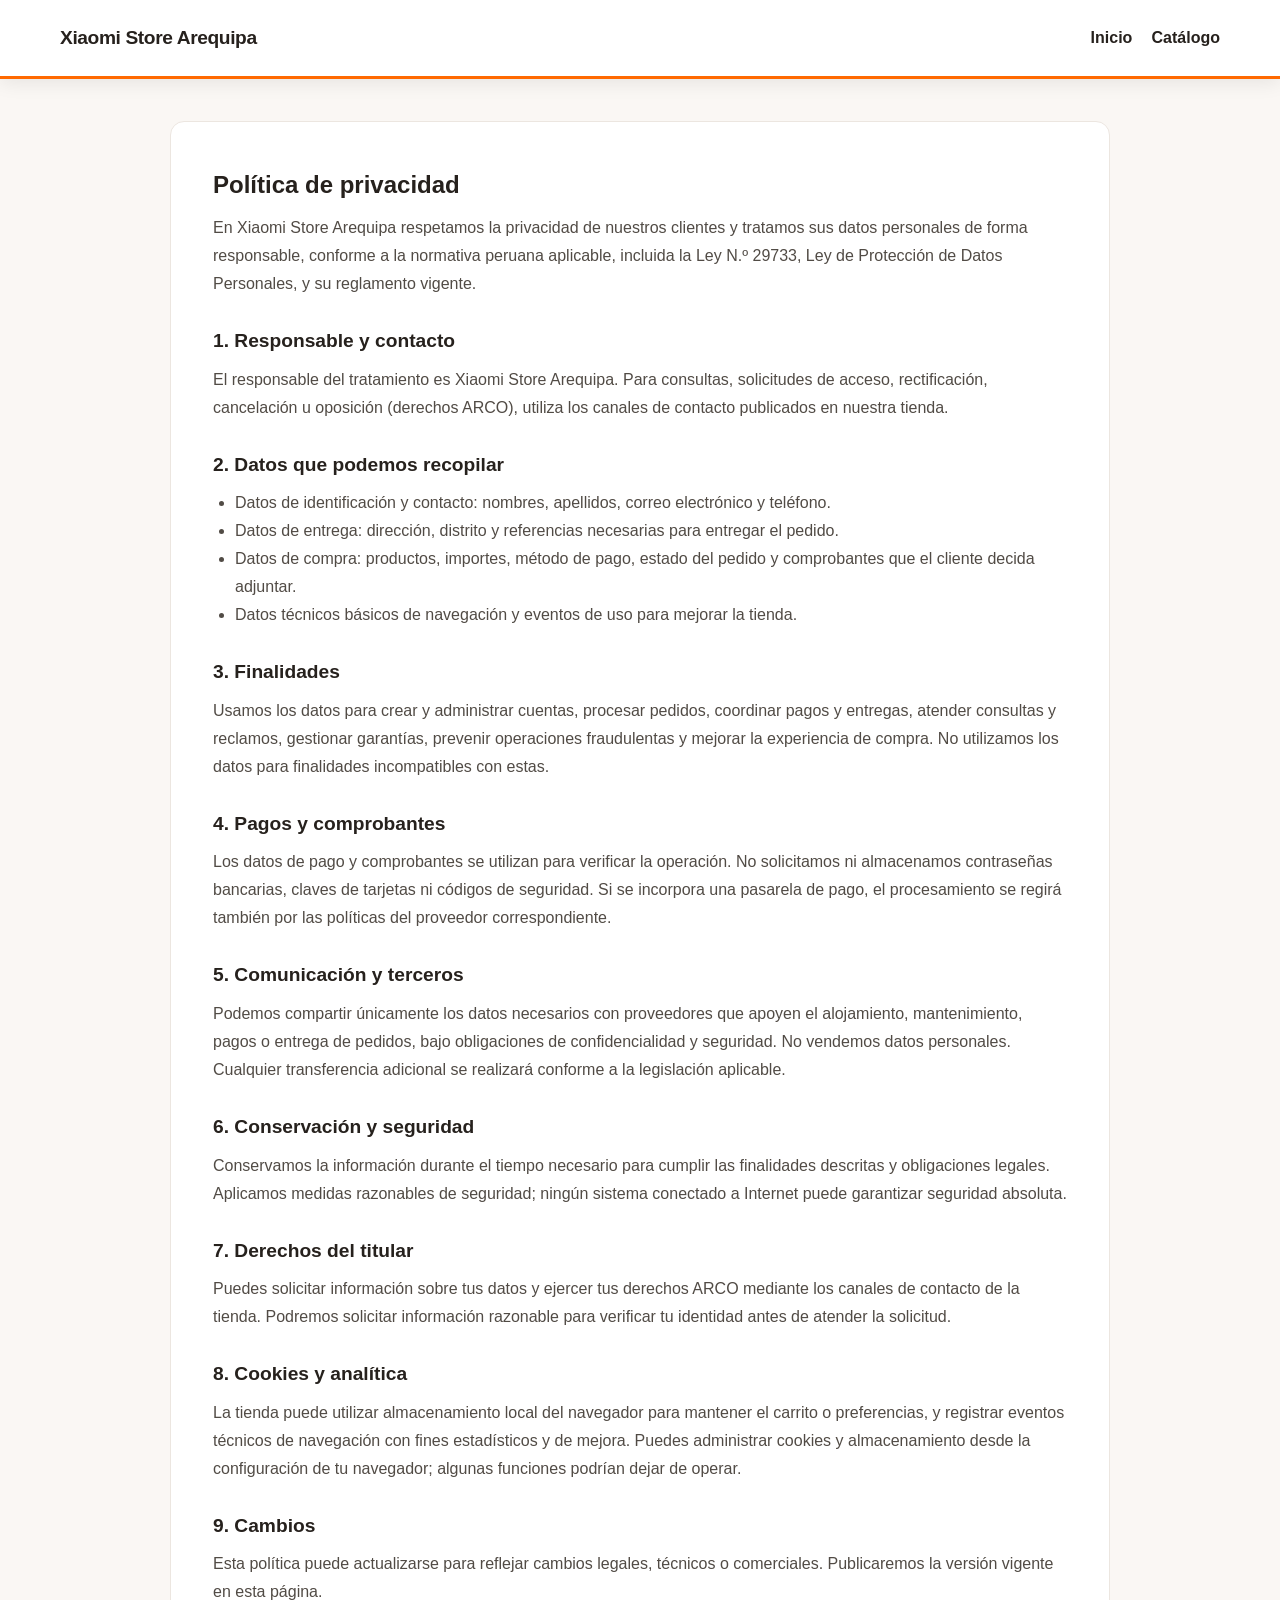
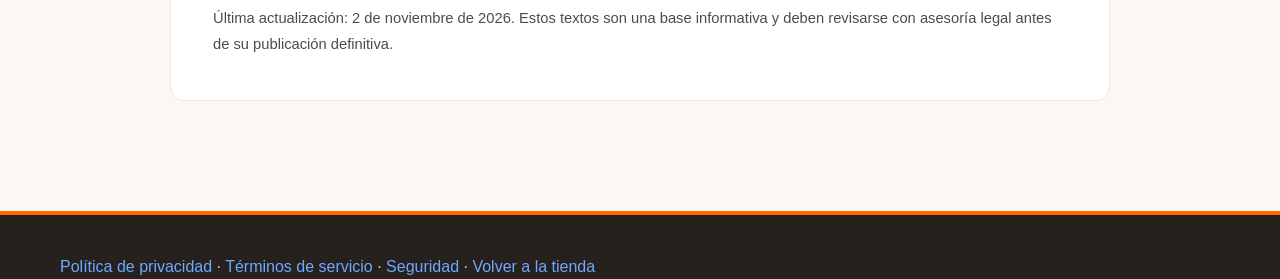
<file: politica-privacidad.html>
<!doctype html><html lang="es"><head><meta charset="utf-8"><meta name="viewport" content="width=device-width,initial-scale=1"><title>Política de privacidad | Xiaomi Store Arequipa</title><link rel="stylesheet" href="styles.css"><style>.legal-wrap{max-width:980px;margin:42px auto;padding:0 20px 50px}.legal-card{background:#fff;border:1px solid #ece6e0;border-radius:14px;padding:clamp(20px,4vw,42px);line-height:1.75}.legal-card h1{margin-bottom:8px}.legal-card h2{margin:26px 0 8px;font-size:1.2rem}.legal-card p,.legal-card li{color:#514b45}.legal-card ul{padding-left:22px;list-style:disc}.legal-note{font-size:.92rem;color:#777}</style></head><body><header><div class="contenedor barra"><a class="logo" href="index.html">Xiaomi Store Arequipa</a><nav><ul><li><a href="index.html">Inicio</a></li><li><a href="catalogo.php">Catálogo</a></li></ul></nav></div></header><main class="legal-wrap"><article class="legal-card"><h1>Política de privacidad</h1><p>En Xiaomi Store Arequipa respetamos la privacidad de nuestros clientes y tratamos sus datos personales de forma responsable, conforme a la normativa peruana aplicable, incluida la Ley N.º 29733, Ley de Protección de Datos Personales, y su reglamento vigente.</p><h2>1. Responsable y contacto</h2><p>El responsable del tratamiento es Xiaomi Store Arequipa. Para consultas, solicitudes de acceso, rectificación, cancelación u oposición (derechos ARCO), utiliza los canales de contacto publicados en nuestra tienda.</p><h2>2. Datos que podemos recopilar</h2><ul><li>Datos de identificación y contacto: nombres, apellidos, correo electrónico y teléfono.</li><li>Datos de entrega: dirección, distrito y referencias necesarias para entregar el pedido.</li><li>Datos de compra: productos, importes, método de pago, estado del pedido y comprobantes que el cliente decida adjuntar.</li><li>Datos técnicos básicos de navegación y eventos de uso para mejorar la tienda.</li></ul><h2>3. Finalidades</h2><p>Usamos los datos para crear y administrar cuentas, procesar pedidos, coordinar pagos y entregas, atender consultas y reclamos, gestionar garantías, prevenir operaciones fraudulentas y mejorar la experiencia de compra. No utilizamos los datos para finalidades incompatibles con estas.</p><h2>4. Pagos y comprobantes</h2><p>Los datos de pago y comprobantes se utilizan para verificar la operación. No solicitamos ni almacenamos contraseñas bancarias, claves de tarjetas ni códigos de seguridad. Si se incorpora una pasarela de pago, el procesamiento se regirá también por las políticas del proveedor correspondiente.</p><h2>5. Comunicación y terceros</h2><p>Podemos compartir únicamente los datos necesarios con proveedores que apoyen el alojamiento, mantenimiento, pagos o entrega de pedidos, bajo obligaciones de confidencialidad y seguridad. No vendemos datos personales. Cualquier transferencia adicional se realizará conforme a la legislación aplicable.</p><h2>6. Conservación y seguridad</h2><p>Conservamos la información durante el tiempo necesario para cumplir las finalidades descritas y obligaciones legales. Aplicamos medidas razonables de seguridad; ningún sistema conectado a Internet puede garantizar seguridad absoluta.</p><h2>7. Derechos del titular</h2><p>Puedes solicitar información sobre tus datos y ejercer tus derechos ARCO mediante los canales de contacto de la tienda. Podremos solicitar información razonable para verificar tu identidad antes de atender la solicitud.</p><h2>8. Cookies y analítica</h2><p>La tienda puede utilizar almacenamiento local del navegador para mantener el carrito o preferencias, y registrar eventos técnicos de navegación con fines estadísticos y de mejora. Puedes administrar cookies y almacenamiento desde la configuración de tu navegador; algunas funciones podrían dejar de operar.</p><h2>9. Cambios</h2><p>Esta política puede actualizarse para reflejar cambios legales, técnicos o comerciales. Publicaremos la versión vigente en esta página.</p><p class="legal-note">Última actualización: 2 de noviembre de 2026. Estos textos son una base informativa y deben revisarse con asesoría legal antes de su publicación definitiva.</p></article></main><footer><div class="contenedor"><p><a href="politica-privacidad.html">Política de privacidad</a> · <a href="terminos-servicio.php">Términos de servicio</a> · <a href="seguridad.html">Seguridad</a> · <a href="index.html">Volver a la tienda</a></p></div></footer></body></html>
</file>
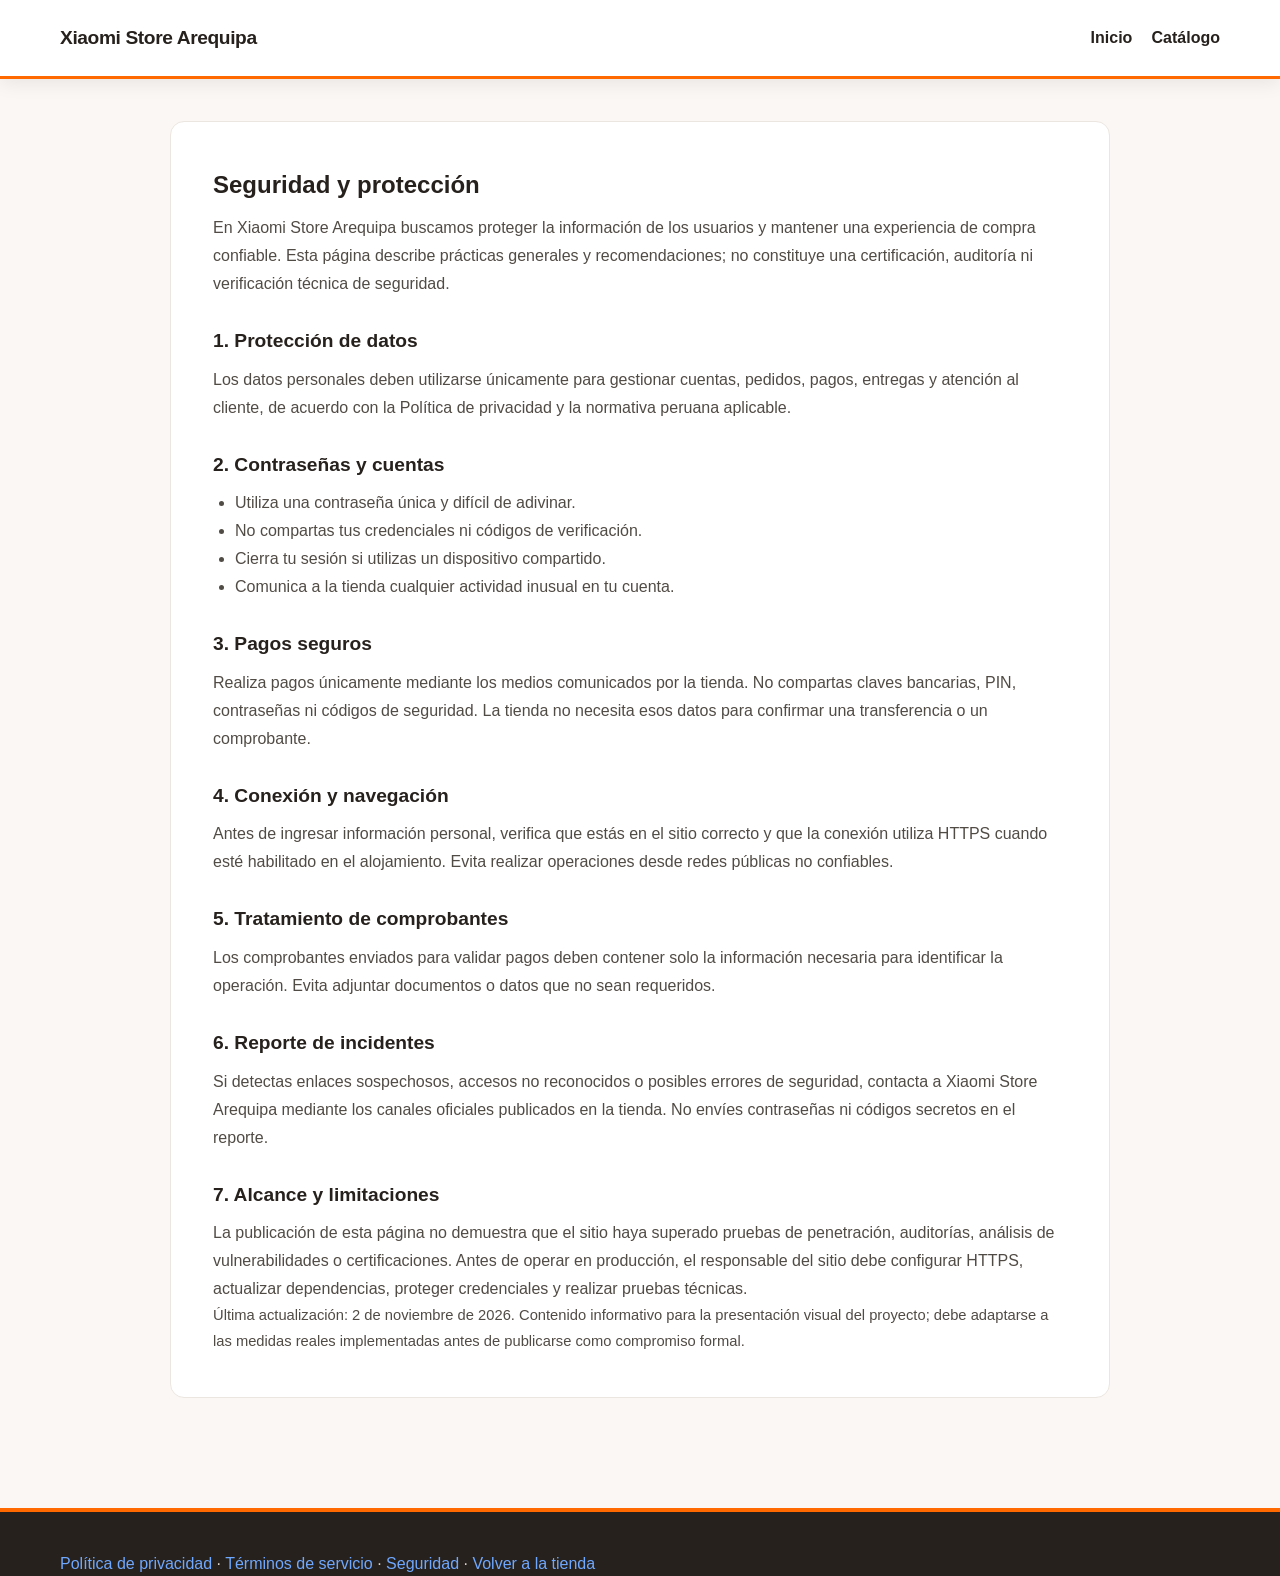
<file: seguridad.html>
<!doctype html>
<html lang="es">
<head>
  <meta charset="utf-8">
  <meta name="viewport" content="width=device-width,initial-scale=1">
  <meta name="description" content="Información sobre las medidas y recomendaciones de seguridad de Xiaomi Store Arequipa.">
  <title>Seguridad y protección | Xiaomi Store Arequipa</title>
  <link rel="stylesheet" href="styles.css">
  <style>
    .legal-wrap{max-width:980px;margin:42px auto;padding:0 20px 50px}
    .legal-card{background:#fff;border:1px solid #ece6e0;border-radius:14px;padding:clamp(20px,4vw,42px);line-height:1.75}
    .legal-card h1{margin-bottom:8px}.legal-card h2{margin:26px 0 8px;font-size:1.2rem}
    .legal-card p,.legal-card li{color:#514b45}.legal-card ul{padding-left:22px;list-style:disc}
    .legal-note{font-size:.92rem;color:#777}
  </style>
</head>
<body>
<header><div class="contenedor barra"><a class="logo" href="index.html">Xiaomi Store Arequipa</a><nav><ul><li><a href="index.html">Inicio</a></li><li><a href="catalogo.html">Catálogo</a></li></ul></nav></div></header>
<main class="legal-wrap"><article class="legal-card">
  <h1>Seguridad y protección</h1>
  <p>En Xiaomi Store Arequipa buscamos proteger la información de los usuarios y mantener una experiencia de compra confiable. Esta página describe prácticas generales y recomendaciones; no constituye una certificación, auditoría ni verificación técnica de seguridad.</p>
  <h2>1. Protección de datos</h2>
  <p>Los datos personales deben utilizarse únicamente para gestionar cuentas, pedidos, pagos, entregas y atención al cliente, de acuerdo con la Política de privacidad y la normativa peruana aplicable.</p>
  <h2>2. Contraseñas y cuentas</h2>
  <ul><li>Utiliza una contraseña única y difícil de adivinar.</li><li>No compartas tus credenciales ni códigos de verificación.</li><li>Cierra tu sesión si utilizas un dispositivo compartido.</li><li>Comunica a la tienda cualquier actividad inusual en tu cuenta.</li></ul>
  <h2>3. Pagos seguros</h2>
  <p>Realiza pagos únicamente mediante los medios comunicados por la tienda. No compartas claves bancarias, PIN, contraseñas ni códigos de seguridad. La tienda no necesita esos datos para confirmar una transferencia o un comprobante.</p>
  <h2>4. Conexión y navegación</h2>
  <p>Antes de ingresar información personal, verifica que estás en el sitio correcto y que la conexión utiliza HTTPS cuando esté habilitado en el alojamiento. Evita realizar operaciones desde redes públicas no confiables.</p>
  <h2>5. Tratamiento de comprobantes</h2>
  <p>Los comprobantes enviados para validar pagos deben contener solo la información necesaria para identificar la operación. Evita adjuntar documentos o datos que no sean requeridos.</p>
  <h2>6. Reporte de incidentes</h2>
  <p>Si detectas enlaces sospechosos, accesos no reconocidos o posibles errores de seguridad, contacta a Xiaomi Store Arequipa mediante los canales oficiales publicados en la tienda. No envíes contraseñas ni códigos secretos en el reporte.</p>
  <h2>7. Alcance y limitaciones</h2>
  <p>La publicación de esta página no demuestra que el sitio haya superado pruebas de penetración, auditorías, análisis de vulnerabilidades o certificaciones. Antes de operar en producción, el responsable del sitio debe configurar HTTPS, actualizar dependencias, proteger credenciales y realizar pruebas técnicas.</p>
  <p class="legal-note">Última actualización: 2 de noviembre de 2026. Contenido informativo para la presentación visual del proyecto; debe adaptarse a las medidas reales implementadas antes de publicarse como compromiso formal.</p>
</article></main>
<footer><div class="contenedor"><p><a href="politica-privacidad.html">Política de privacidad</a> · <a href="terminos-servicio.html">Términos de servicio</a> · <a href="seguridad.html">Seguridad</a> · <a href="index.html">Volver a la tienda</a></p></div></footer>
</body></html>
</file>
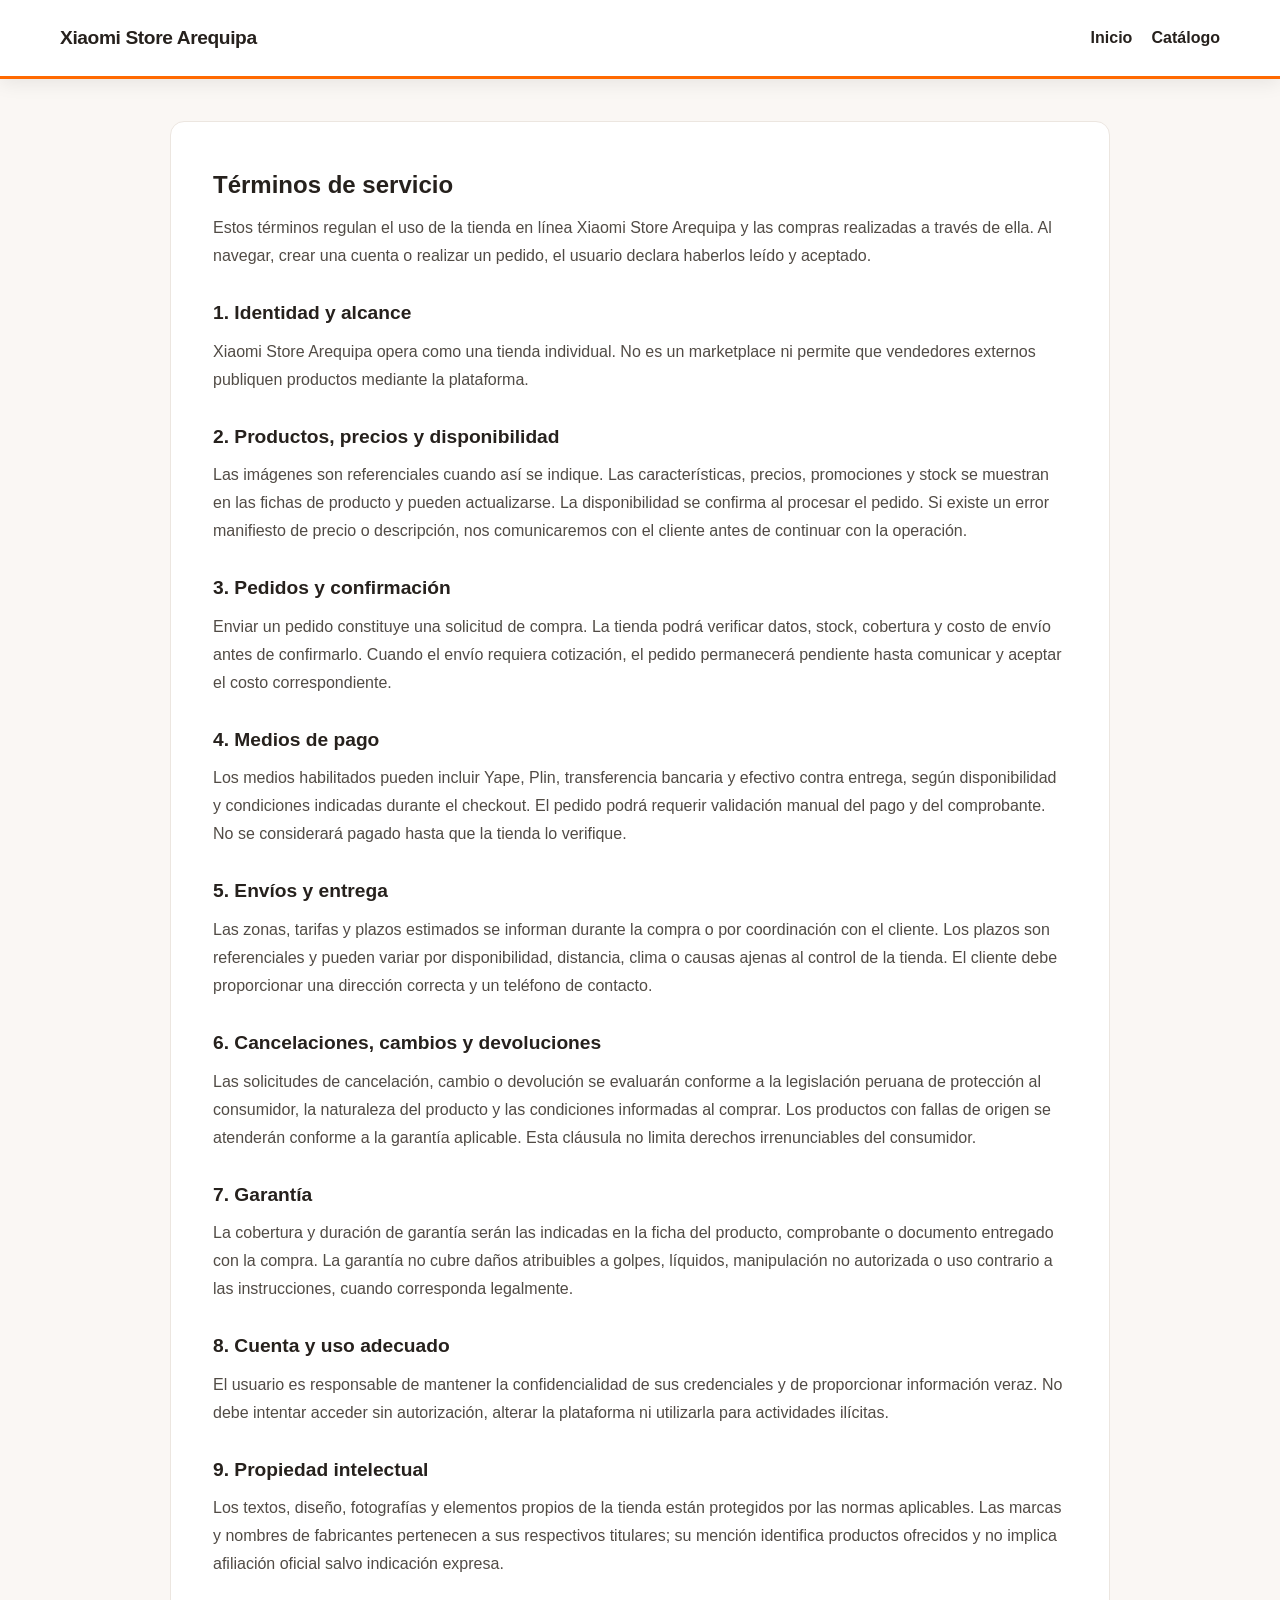
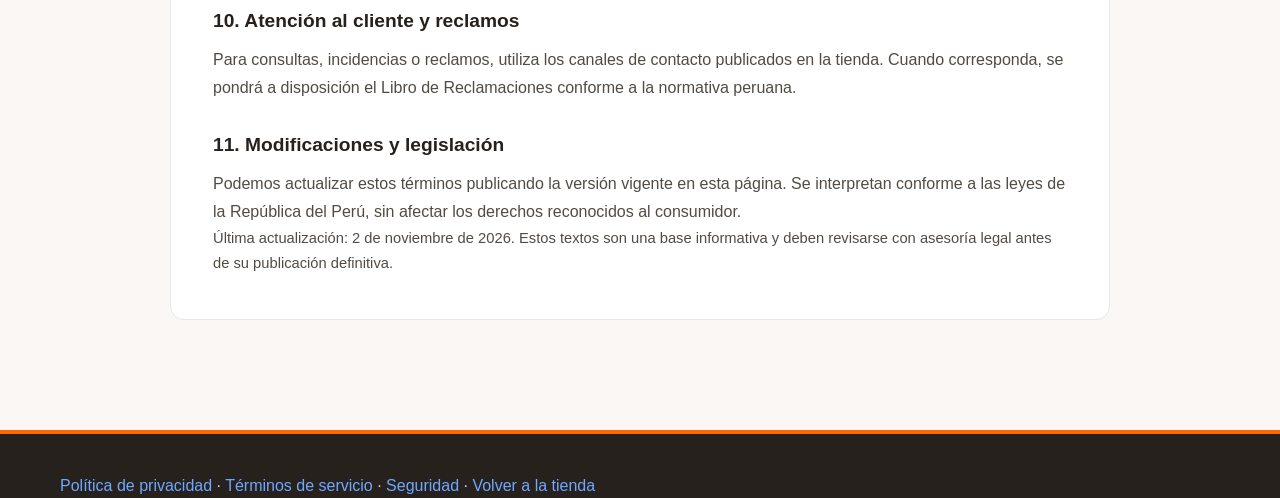
<file: terminos-servicio.html>
<!doctype html><html lang="es"><head><meta charset="utf-8"><meta name="viewport" content="width=device-width,initial-scale=1"><title>Términos de servicio | Xiaomi Store Arequipa</title><link rel="stylesheet" href="styles.css"><style>.legal-wrap{max-width:980px;margin:42px auto;padding:0 20px 50px}.legal-card{background:#fff;border:1px solid #ece6e0;border-radius:14px;padding:clamp(20px,4vw,42px);line-height:1.75}.legal-card h1{margin-bottom:8px}.legal-card h2{margin:26px 0 8px;font-size:1.2rem}.legal-card p,.legal-card li{color:#514b45}.legal-card ul{padding-left:22px;list-style:disc}.legal-note{font-size:.92rem;color:#777}</style></head><body><header><div class="contenedor barra"><a class="logo" href="index.html">Xiaomi Store Arequipa</a><nav><ul><li><a href="index.html">Inicio</a></li><li><a href="catalogo.php">Catálogo</a></li></ul></nav></div></header><main class="legal-wrap"><article class="legal-card"><h1>Términos de servicio</h1><p>Estos términos regulan el uso de la tienda en línea Xiaomi Store Arequipa y las compras realizadas a través de ella. Al navegar, crear una cuenta o realizar un pedido, el usuario declara haberlos leído y aceptado.</p><h2>1. Identidad y alcance</h2><p>Xiaomi Store Arequipa opera como una tienda individual. No es un marketplace ni permite que vendedores externos publiquen productos mediante la plataforma.</p><h2>2. Productos, precios y disponibilidad</h2><p>Las imágenes son referenciales cuando así se indique. Las características, precios, promociones y stock se muestran en las fichas de producto y pueden actualizarse. La disponibilidad se confirma al procesar el pedido. Si existe un error manifiesto de precio o descripción, nos comunicaremos con el cliente antes de continuar con la operación.</p><h2>3. Pedidos y confirmación</h2><p>Enviar un pedido constituye una solicitud de compra. La tienda podrá verificar datos, stock, cobertura y costo de envío antes de confirmarlo. Cuando el envío requiera cotización, el pedido permanecerá pendiente hasta comunicar y aceptar el costo correspondiente.</p><h2>4. Medios de pago</h2><p>Los medios habilitados pueden incluir Yape, Plin, transferencia bancaria y efectivo contra entrega, según disponibilidad y condiciones indicadas durante el checkout. El pedido podrá requerir validación manual del pago y del comprobante. No se considerará pagado hasta que la tienda lo verifique.</p><h2>5. Envíos y entrega</h2><p>Las zonas, tarifas y plazos estimados se informan durante la compra o por coordinación con el cliente. Los plazos son referenciales y pueden variar por disponibilidad, distancia, clima o causas ajenas al control de la tienda. El cliente debe proporcionar una dirección correcta y un teléfono de contacto.</p><h2>6. Cancelaciones, cambios y devoluciones</h2><p>Las solicitudes de cancelación, cambio o devolución se evaluarán conforme a la legislación peruana de protección al consumidor, la naturaleza del producto y las condiciones informadas al comprar. Los productos con fallas de origen se atenderán conforme a la garantía aplicable. Esta cláusula no limita derechos irrenunciables del consumidor.</p><h2>7. Garantía</h2><p>La cobertura y duración de garantía serán las indicadas en la ficha del producto, comprobante o documento entregado con la compra. La garantía no cubre daños atribuibles a golpes, líquidos, manipulación no autorizada o uso contrario a las instrucciones, cuando corresponda legalmente.</p><h2>8. Cuenta y uso adecuado</h2><p>El usuario es responsable de mantener la confidencialidad de sus credenciales y de proporcionar información veraz. No debe intentar acceder sin autorización, alterar la plataforma ni utilizarla para actividades ilícitas.</p><h2>9. Propiedad intelectual</h2><p>Los textos, diseño, fotografías y elementos propios de la tienda están protegidos por las normas aplicables. Las marcas y nombres de fabricantes pertenecen a sus respectivos titulares; su mención identifica productos ofrecidos y no implica afiliación oficial salvo indicación expresa.</p><h2>10. Atención al cliente y reclamos</h2><p>Para consultas, incidencias o reclamos, utiliza los canales de contacto publicados en la tienda. Cuando corresponda, se pondrá a disposición el Libro de Reclamaciones conforme a la normativa peruana.</p><h2>11. Modificaciones y legislación</h2><p>Podemos actualizar estos términos publicando la versión vigente en esta página. Se interpretan conforme a las leyes de la República del Perú, sin afectar los derechos reconocidos al consumidor.</p><p class="legal-note">Última actualización: 2 de noviembre de 2026. Estos textos son una base informativa y deben revisarse con asesoría legal antes de su publicación definitiva.</p></article></main><footer><div class="contenedor"><p><a href="politica-privacidad.php">Política de privacidad</a> · <a href="terminos-servicio.html">Términos de servicio</a> · <a href="seguridad.html">Seguridad</a> · <a href="index.html">Volver a la tienda</a></p></div></footer></body></html>
</file>
<file: styles.css>
/* ==========================================================
   MI STORE AREQUIPA - Hoja de estilos optimizada y completa
   ========================================================== */

:root {
  --naranja:         #ff6900;  
  --naranja-accion:  #c24d00;  
  --naranja-hover:   #a34000;  
  --naranja-suave:   #fff1e6;  
  --ambar:           #ff9f1c;  

  --azul:            #0a5bd6;  
  --azul-claro:      #6fa8ff;  

  --fondo:           #faf7f4;  
  --superficie:      #ffffff;  
  --borde:           #ece6e0;

  --texto:           #26211d;  
  --texto-suave:     #6b625b;  
  --oscuro:          #26211d;  
  --oscuro-borde:    #3a332d;
  --oscuro-texto:    #d9d2cb;

  --radio:           12px;
  --sombra-sm:       0 2px 8px rgba(38,33,29,.08);
  --sombra-md:       0 8px 20px rgba(38,33,29,.14);
}

*, *::before, *::after { 
  box-sizing: border-box; 
  margin: 0; 
  padding: 0; 
}

html { 
  scroll-behavior: smooth; 
}

body {
  font-family: "Segoe UI", Arial, sans-serif;
  color: var(--texto);
  background: var(--fondo);
  line-height: 1.5;
}

body.modal-abierto { 
  overflow: hidden; 
}

a { 
  text-decoration: none; 
  color: inherit; 
}

ul { 
  list-style: none; 
}

img { 
  display: block; 
  max-width: 100%; 
}

a:focus-visible, button:focus-visible, select:focus-visible {
  outline: 3px solid var(--azul);
  outline-offset: 2px;
}

.contenedor {
  max-width: 1200px;
  margin: auto;
  padding: 0 20px;
}

header {
  background: var(--superficie);
  position: sticky;
  top: 0;
  z-index: 10;
  box-shadow: var(--sombra-sm);
  border-bottom: 3px solid var(--naranja);
}

.barra {
  display: flex;
  align-items: center;
  justify-content: space-between;
  height: 64px;
  gap: 20px;
}

.logo {
  display: flex;
  align-items: center;
  gap: 10px;
  font-weight: 700;
  font-size: 1.2rem;
}

.logo .mi {
  background: var(--naranja);
  color: #fff;
  padding: 6px 10px;
  border-radius: 8px;
}

nav {
  margin-left: auto;
}

nav ul { 
  display: flex; 
  gap: 22px; 
}

nav a { 
  font-weight: 500; 
  transition: color .2s; 
}

nav a:hover { 
  color: var(--naranja-accion); 
}

.acciones-header {
  display: flex;
  gap: 10px;
  align-items: center;
}

.btn-header {
  background: none;
  border: 1px solid var(--borde);
  padding: 6px 14px;
  border-radius: 20px;
  cursor: pointer;
  font-size: 0.95rem;
  font-weight: 600;
  color: var(--texto);
  display: flex;
  align-items: center;
  gap: 6px;
  transition: border-color .2s, background .2s;
}

.btn-header:hover {
  border-color: var(--naranja);
  background: var(--naranja-suave);
}

.btn-abrir-carrito {
  background: var(--naranja-accion);
  color: #fff;
  border: none;
  padding: 8px 14px;
  border-radius: 20px;
  font-weight: 600;
  cursor: pointer;
  display: flex;
  align-items: center;
  gap: 6px;
  font-size: 1.1rem;
  transition: background .2s, transform .2s;
  flex-shrink: 0;
}

.btn-abrir-carrito:hover {
  background: var(--naranja-hover);
  transform: translateY(-2px);
}

.btn-abrir-favoritos {
  background: none;
  border: 1px solid var(--borde);
  padding: 6px 12px;
  border-radius: 20px;
  cursor: pointer;
  font-size: 1rem;
  position: relative;
  transition: border-color .2s;
}

.btn-abrir-favoritos:hover {
  border-color: var(--naranja);
}

.cart-count {
  background: #fff;
  color: var(--naranja-accion);
  padding: 1px 6px;
  border-radius: 50%;
  font-size: 0.8rem;
  font-weight: 700;
}

.btn-abrir-favoritos .cart-count {
  background: var(--naranja);
  color: #fff;
}

.hero {
  background: linear-gradient(120deg, var(--naranja-accion), var(--naranja) 55%, var(--ambar));
  color: #fff;
  padding: 70px 0 80px;
  text-align: center;
}

.hero h1 { 
  font-size: 2.4rem; 
  margin-bottom: 10px; 
}

.hero p { 
  font-size: 1.1rem; 
  margin-bottom: 22px; 
}

.btn-hero {
  display: inline-block;
  background: #fff;
  color: var(--naranja-accion);
  padding: 12px 28px;
  border-radius: 30px;
  font-weight: 700;
  transition: background .2s;
}

.btn-hero:hover { 
  background: var(--naranja-suave); 
}

.buscador-container {
  max-width: 550px;
  margin: 20px auto 25px;
}

.buscador-wrapper {
  position: relative;
  width: 100%;
}

.buscador-wrapper input {
  width: 100%;
  padding: 14px 20px 14px 48px;
  border: none;
  border-radius: 30px;
  background: var(--superficie);
  color: var(--texto);
  font-size: 1rem;
  box-shadow: 0 8px 20px rgba(0,0,0,0.15);
  transition: transform .2s, box-shadow .2s;
}

.buscador-wrapper input:focus {
  outline: none;
  transform: translateY(-2px);
  box-shadow: 0 12px 25px rgba(0,0,0,0.2);
}

.buscador-icon {
  position: absolute;
  left: 18px;
  top: 50%;
  transform: translateY(-50%);
  font-size: 1.1rem;
  color: var(--texto-suave);
}

.card.oculto {
  display: none !important;
}

.categorias {
  display: grid;
  grid-template-columns: repeat(auto-fit, minmax(160px, 1fr));
  gap: 16px;
  margin-top: -40px;
  position: relative;
  z-index: 2;
}

.cat {
  background: var(--superficie);
  border-radius: var(--radio);
  padding: 20px;
  text-align: center;
  font-weight: 600;
  box-shadow: var(--sombra-sm);
  border: 1px solid var(--borde);
  transition: transform .2s, color .2s, border-color .2s;
}

.cat:hover {
  transform: translateY(-4px);
  color: var(--naranja-accion);
  border-color: var(--naranja);
}

.cat .ico { 
  font-size: 2rem; 
  display: block; 
  margin-bottom: 6px; 
}

.seccion {
  padding: 40px 0 10px;
  scroll-margin-top: 70px;
}

.seccion h2 {
  font-size: 1.6rem;
  margin-bottom: 20px;
  border-left: 5px solid var(--naranja);
  padding-left: 12px;
}

.grid {
  display: grid;
  grid-template-columns: repeat(auto-fill, minmax(230px, 1fr));
  gap: 20px;
}

.card {
  background: var(--superficie);
  border-radius: var(--radio);
  overflow: hidden;
  border: 1px solid var(--borde);
  display: flex;
  flex-direction: column;
  transition: transform .2s, box-shadow .2s;
  cursor: pointer;
}

.card:hover {
  box-shadow: var(--sombra-md);
  transform: translateY(-3px);
}

.card img {
  width: 100%;
  height: 200px;
  object-fit: contain;
  background: var(--naranja-suave);
  padding: 14px;
}

.info {
  padding: 14px;
  display: flex;
  flex-direction: column;
  gap: 6px;
  flex: 1;
}

.info h3 { 
  font-size: 1.05rem; 
}

.desc { 
  font-size: .9rem; 
  color: var(--texto-suave); 
  flex: 1; 
}

.precio { 
  font-size: 1.3rem; 
  font-weight: 700; 
  color: var(--naranja-accion); 
}

.btn {
  display: block;
  text-align: center;
  background: var(--naranja-accion);
  color: #fff;
  padding: 10px;
  border-radius: 8px;
  font-weight: 600;
  border: 0;
  cursor: pointer;
  font: inherit;
  transition: background .2s;
}

.btn:hover { 
  background: var(--naranja-hover); 
}

.acciones-producto {
  display: flex;
  flex-direction: column;
  gap: 8px;
  margin-top: 8px;
}

.fila-secundaria {
  display: flex;
  gap: 8px;
  align-items: center;
}

.btn-carrito { 
  width: 100%; 
}

.btn-consultar-wsp {
  flex: 1;
  background: #159447;
  padding: 10px 14px;
  font-size: 0.9rem;
  color: #fff;
  border: none;
  border-radius: 8px;
  font-weight: 600;
  cursor: pointer;
  text-align: center;
}

.btn-consultar-wsp:hover {
  background: #0f7436;
}

/* ==========================================================
   ESTILOS Y ESTADO ACTIVO DEL BOTÓN DE FAVORITO
   ========================================================== */
.btn-favorito {
  background: var(--naranja-suave);
  color: var(--naranja-accion);
  border: 1px solid var(--borde);
  padding: 9px 14px;
  font-size: 1.1rem;
  border-radius: 8px;
  display: flex;
  align-items: center;
  justify-content: center;
  transition: background .2s, transform .2s, border-color .2s;
  cursor: pointer;
}

.btn-favorito:hover {
  background: #ffe5d0;
  transform: scale(1.05);
}

.btn-favorito.activo {
  background: #ffebee;
  border-color: #e53935;
  transform: scale(1.05);
}

footer {
  background: var(--oscuro);
  color: var(--oscuro-texto);
  margin-top: 60px;
  padding-top: 40px;
  border-top: 4px solid var(--naranja);
}

.footer-grid {
  display: grid;
  grid-template-columns: repeat(auto-fit, minmax(200px, 1fr));
  gap: 30px;
}

footer h4 { 
  color: #fff; 
  margin-bottom: 12px; 
}

footer li { 
  margin-bottom: 6px; 
  font-size: .92rem; 
}

footer a { 
  color: var(--azul-claro); 
  transition: color .2s; 
}

footer a:hover { 
  color: var(--naranja); 
}

.copy {
  text-align: center;
  padding: 18px;
  margin-top: 30px;
  border-top: 1px solid var(--oscuro-borde);
  font-size: .85rem;
  color: #a39a91;
}

.moneda {
  width: 100%;
  padding: 7px 10px;
  border: 1px solid var(--borde);
  border-radius: 8px;
  background: var(--superficie);
  color: var(--texto);
  font: inherit;
  font-size: .85rem;
  cursor: pointer;
  transition: border-color .2s;
}

.moneda:hover { 
  border-color: var(--naranja); 
}

/* ==========================================================
   SISTEMA DE RESEÑAS Y CALIFICACIONES
   ========================================================== */
.detalle-reseñas {
  margin: 15px 0 20px;
  padding-top: 15px;
  border-top: 1px solid var(--borde);
  font-size: 0.9rem;
}

.estrellas-contenedor {
  display: flex;
  align-items: center;
  gap: 8px;
  margin-bottom: 8px;
}

.estrellas {
  color: #ffb800;
  font-size: 1rem;
  letter-spacing: 2px;
}

.resumen-reseñas {
  color: var(--texto-suave);
  font-size: 0.85rem;
}

.lista-comentarios {
  margin-top: 10px;
  display: flex;
  flex-direction: column;
  gap: 8px;
  max-height: 120px;
  overflow-y: auto;
}

.comentario-item {
  background: var(--fondo);
  padding: 8px 12px;
  border-radius: 8px;
  font-size: 0.85rem;
  border-left: 3px solid var(--naranja);
}

.comentario-autor {
  font-weight: 600;
  color: var(--texto);
  margin-bottom: 2px;
}

.comentario-texto {
  color: var(--texto-suave);
}

/* ==========================================================
   MODALES Y OVERLAYS (GENERAL)
   ========================================================== */
.modal-overlay {
  position: fixed;
  inset: 0;
  background: rgba(0, 0, 0, 0.55);
  display: none;
  align-items: center;
  justify-content: center;
  padding: 20px;
  z-index: 9999;
}

.modal-overlay.activo {
  display: flex !important;
}

.modal-carrito {
  width: min(760px, 100%);
  max-height: 90vh;
  overflow: auto;
  background: var(--superficie);
  border-radius: 16px;
  box-shadow: 0 20px 60px rgba(0,0,0,.25);
}

.modal-header {
  position: sticky;
  top: 0;
  z-index: 2;
  display: flex;
  align-items: center;
  justify-content: space-between;
  padding: 18px 20px;
  background: var(--superficie);
  border-bottom: 1px solid var(--borde);
}

.modal-header h2 { 
  margin: 0; 
}

.cerrar-modal {
  border: 0;
  background: transparent;
  font-size: 2rem;
  line-height: 1;
  cursor: pointer;
  color: var(--texto-suave);
}

.carrito-contenido { 
  padding: 16px 20px; 
}

.item-carrito {
  display: grid;
  grid-template-columns: 72px 1fr auto;
  gap: 14px;
  align-items: center;
  padding: 12px 0;
  border-bottom: 1px solid var(--borde);
}

.item-carrito img {
  width: 72px;
  height: 72px;
  object-fit: contain;
  border-radius: 10px;
  background: var(--naranja-suave);
  padding: 5px;
}

.item-datos h3 { 
  font-size: 1rem; 
  margin-bottom: 3px; 
}

.item-datos > span { 
  color: var(--texto-suave); 
  font-size: .9rem; 
}

.cantidad-control {
  display: flex;
  align-items: center;
  gap: 8px;
  margin-top: 8px;
}

.cantidad-control button {
  border: 1px solid var(--borde);
  background: var(--superficie);
  border-radius: 6px;
  min-width: 30px;
  min-height: 30px;
  cursor: pointer;
}

.cantidad-control .btn-eliminar {
  border: 0;
  color: #b42318;
  margin-left: 4px;
  width: auto;
  padding: 0 7px;
  background: transparent;
}

.item-subtotal {
  white-space: nowrap;
  color: var(--naranja-accion);
  font-weight: 600;
}

.carrito-vacio {
  text-align: center;
  padding: 40px 10px;
  color: var(--texto-suave);
}

.carrito-vacio span { 
  font-size: 2.5rem; 
  display: block; 
  margin-bottom: 8px; 
}

.carrito-footer {
  padding: 16px 20px 20px;
  border-top: 1px solid var(--borde);
  background: var(--fondo);
}

.carrito-moneda {
  max-width: 280px;
  margin-bottom: 15px;
}

.carrito-moneda label {
  display: block;
  font-size: .85rem;
  font-weight: 600;
  margin-bottom: 5px;
}

.carrito-envio-detalle {
  display: flex;
  justify-content: space-between;
  font-size: 0.9rem;
  margin: 10px 0;
  color: var(--texto-suave);
}

.label-distrito {
  font-size: 0.85rem;
  font-weight: 600;
  display: block;
  margin-bottom: 4px;
}

.carrito-total {
  display: flex;
  align-items: center;
  justify-content: space-between;
  gap: 15px;
  font-size: 1.2rem;
  margin-bottom: 15px;
}

.carrito-total strong {
  color: var(--naranja-accion);
  font-size: 1.5rem;
}

.carrito-acciones {
  display: flex;
  gap: 10px;
  flex-wrap: wrap;
}

.carrito-acciones .btn { 
  flex: 1; 
}

.btn-vaciar {
  background: #5f5a55;
}

.btn-vaciar:hover { 
  background: #403c38; 
}

.form-checkout {
  margin-top: 15px;
  padding-top: 15px;
  border-top: 1px dashed var(--borde);
}

.form-checkout h3 {
  font-size: 1rem;
  margin-bottom: 12px;
  color: var(--texto);
}

.form-checkout .campo {
  margin-bottom: 10px;
}

.form-checkout input {
  width: 100%;
  padding: 10px 14px;
  border: 1px solid var(--borde);
  border-radius: 8px;
  background: var(--superficie);
  color: var(--texto);
  font-size: 0.9rem;
  transition: border-color 0.2s;
}

.form-checkout input:focus {
  outline: none;
  border-color: var(--naranja);
}

.modal-detalle-contenido {
  width: min(750px, 100%);
  background: var(--superficie);
  border-radius: 16px;
  padding: 30px;
  position: relative;
  box-shadow: 0 20px 60px rgba(0,0,0,.25);
  max-height: 90vh;
  overflow-y: auto;
}

.detalle-grid {
  display: grid;
  grid-template-columns: 1fr 1fr;
  gap: 25px;
  align-items: center;
}

.detalle-imagen img {
  width: 100%;
  height: 280px;
  object-fit: contain;
  background: var(--naranja-suave);
  border-radius: 12px;
  padding: 15px;
}

.detalle-info h2 {
  font-size: 1.4rem;
  margin-bottom: 8px;
}

.detalle-precio {
  font-size: 1.5rem;
  font-weight: 700;
  color: var(--naranja-accion);
  margin-bottom: 12px;
}

.detalle-desc {
  font-size: 0.95rem;
  color: var(--texto-suave);
  margin-bottom: 15px;
  line-height: 1.4;
}

.detalle-especificaciones {
  margin-bottom: 20px;
  font-size: 0.9rem;
}

.detalle-especificaciones h4 {
  margin-bottom: 6px;
  color: var(--texto);
}

.detalle-especificaciones ul {
  list-style: none;
  display: flex;
  flex-direction: column;
  gap: 4px;
}

#favoritosContenido .item-carrito {
  grid-template-columns: 60px 1fr auto;
}

/* Modal de Autenticación */
.modal-auth-contenido {
  background: var(--superficie);
  width: 90%;
  max-width: 420px;
  padding: 25px;
  border-radius: 16px;
  position: relative;
  box-shadow: 0 20px 60px rgba(0,0,0,.25);
  max-height: 90vh;
  overflow-y: auto;
}

.auth-tabs {
  display: flex;
  border-bottom: 2px solid var(--borde);
  margin-bottom: 20px;
}

.auth-tab {
  flex: 1;
  padding: 10px;
  border: none;
  background: none;
  font-weight: 600;
  color: var(--texto-suave);
  cursor: pointer;
  transition: color 0.3s, border-bottom 0.3s;
  font-size: 0.95rem;
}

.auth-tab.activo {
  color: var(--naranja);
  border-bottom: 3px solid var(--naranja);
}

.auth-form {
  display: none;
  flex-direction: column;
  gap: 12px;
}

.auth-form.activo {
  display: flex;
}

.auth-form h3 {
  font-size: 1.2rem;
  margin-bottom: 4px;
  color: var(--texto);
}

.campo-form {
  display: flex;
  flex-direction: column;
  gap: 4px;
}

.campo-form label {
  font-size: 0.85rem;
  font-weight: 600;
  color: var(--texto);
}

.campo-form input,
.campo-form select {
  width: 100%;
  padding: 10px 14px;
  border: 1px solid var(--borde);
  border-radius: 8px;
  background: var(--superficie);
  color: var(--texto);
  font-size: 0.95rem;
  transition: border-color 0.2s;
}

.campo-form input:focus,
.campo-form select:focus {
  outline: none;
  border-color: var(--naranja);
}

/* Toast de notificaciones */
#toastContenedor {
  position: fixed;
  bottom: 20px;
  right: 20px;
  z-index: 200;
  display: flex;
  flex-direction: column;
  gap: 10px;
}

.toast {
  background: var(--oscuro);
  color: #fff;
  padding: 12px 18px;
  border-radius: 10px;
  border-left: 4px solid #159447;
  box-shadow: var(--sombra-md);
  font-size: .92rem;
  max-width: 320px;
  opacity: 0;
  transform: translateY(12px);
  transition: opacity .25s ease, transform .25s ease;
}

.toast.visible {
  opacity: 1;
  transform: translateY(0);
}

@media (max-width: 768px) {
  nav { 
    display: none; 
  }
  .hero h1 { 
    font-size: 1.8rem; 
  }
}

@media (max-width: 600px) {
  .item-carrito {
    grid-template-columns: 58px 1fr;
  }
  .item-carrito img {
    width: 58px;
    height: 58px;
  }
  .item-subtotal {
    grid-column: 2;
  }
  .carrito-acciones {
    flex-direction: column;
  }
  .detalle-grid {
    grid-template-columns: 1fr;
  }
  .detalle-imagen img {
    height: 200px;
  }
}

/* ==========================================================
   SOLUCIÓN DE CAPAS (Z-INDEX Y POINTER-EVENTS) PARA EL HEADER
   ========================================================== */
header {
  position: sticky;
  top: 0;
  z-index: 1000;
}

.acciones-header {
  position: relative;
  z-index: 1001; /* Asegura que los botones del header estén al frente absoluto */
}

.btn-abrir-favoritos {
  pointer-events: auto !important;
  cursor: pointer !important;
  position: relative;
  z-index: 1002;
}

.btn-abrir-favoritos * {
  pointer-events: none; /* Hace que los elementos internos (como el icono o contador) no intercepten el clic */
}
/* Header refinado y menú desplegable de productos */
header{position:sticky;top:0;z-index:1000;box-shadow:0 4px 18px rgba(0,0,0,.08);backdrop-filter:saturate(150%)}
.barra{min-height:76px;gap:22px}
.logo{white-space:nowrap;font-weight:800;letter-spacing:-.4px}
nav ul{align-items:center;gap:clamp(10px,1.5vw,24px)}
nav a{font-weight:650;transition:color .2s ease}
nav a:hover{color:#ff6900}
.menu-productos{position:relative}
.menu-productos>.submenu-productos{display:none;position:absolute;top:100%;left:0;min-width:220px;padding:9px;margin:0;background:#fff;border:1px solid #eee;border-radius:12px;box-shadow:0 14px 35px rgba(0,0,0,.14);list-style:none;z-index:1100}
.menu-productos:hover>.submenu-productos,.menu-productos:focus-within>.submenu-productos{display:block}
.submenu-productos li{display:block;width:100%}
.submenu-productos a{display:block;padding:10px 12px;color:#252525;border-radius:8px;white-space:nowrap}
.submenu-productos a:hover{background:#fff2e8;color:#e65b00}
.acciones-header{gap:10px;align-items:center}
@media(max-width:970px){.menu-productos>.submenu-productos{position:static;box-shadow:none;border:0;padding-left:16px}.menu-productos:hover>.submenu-productos{display:block}}
</file>
